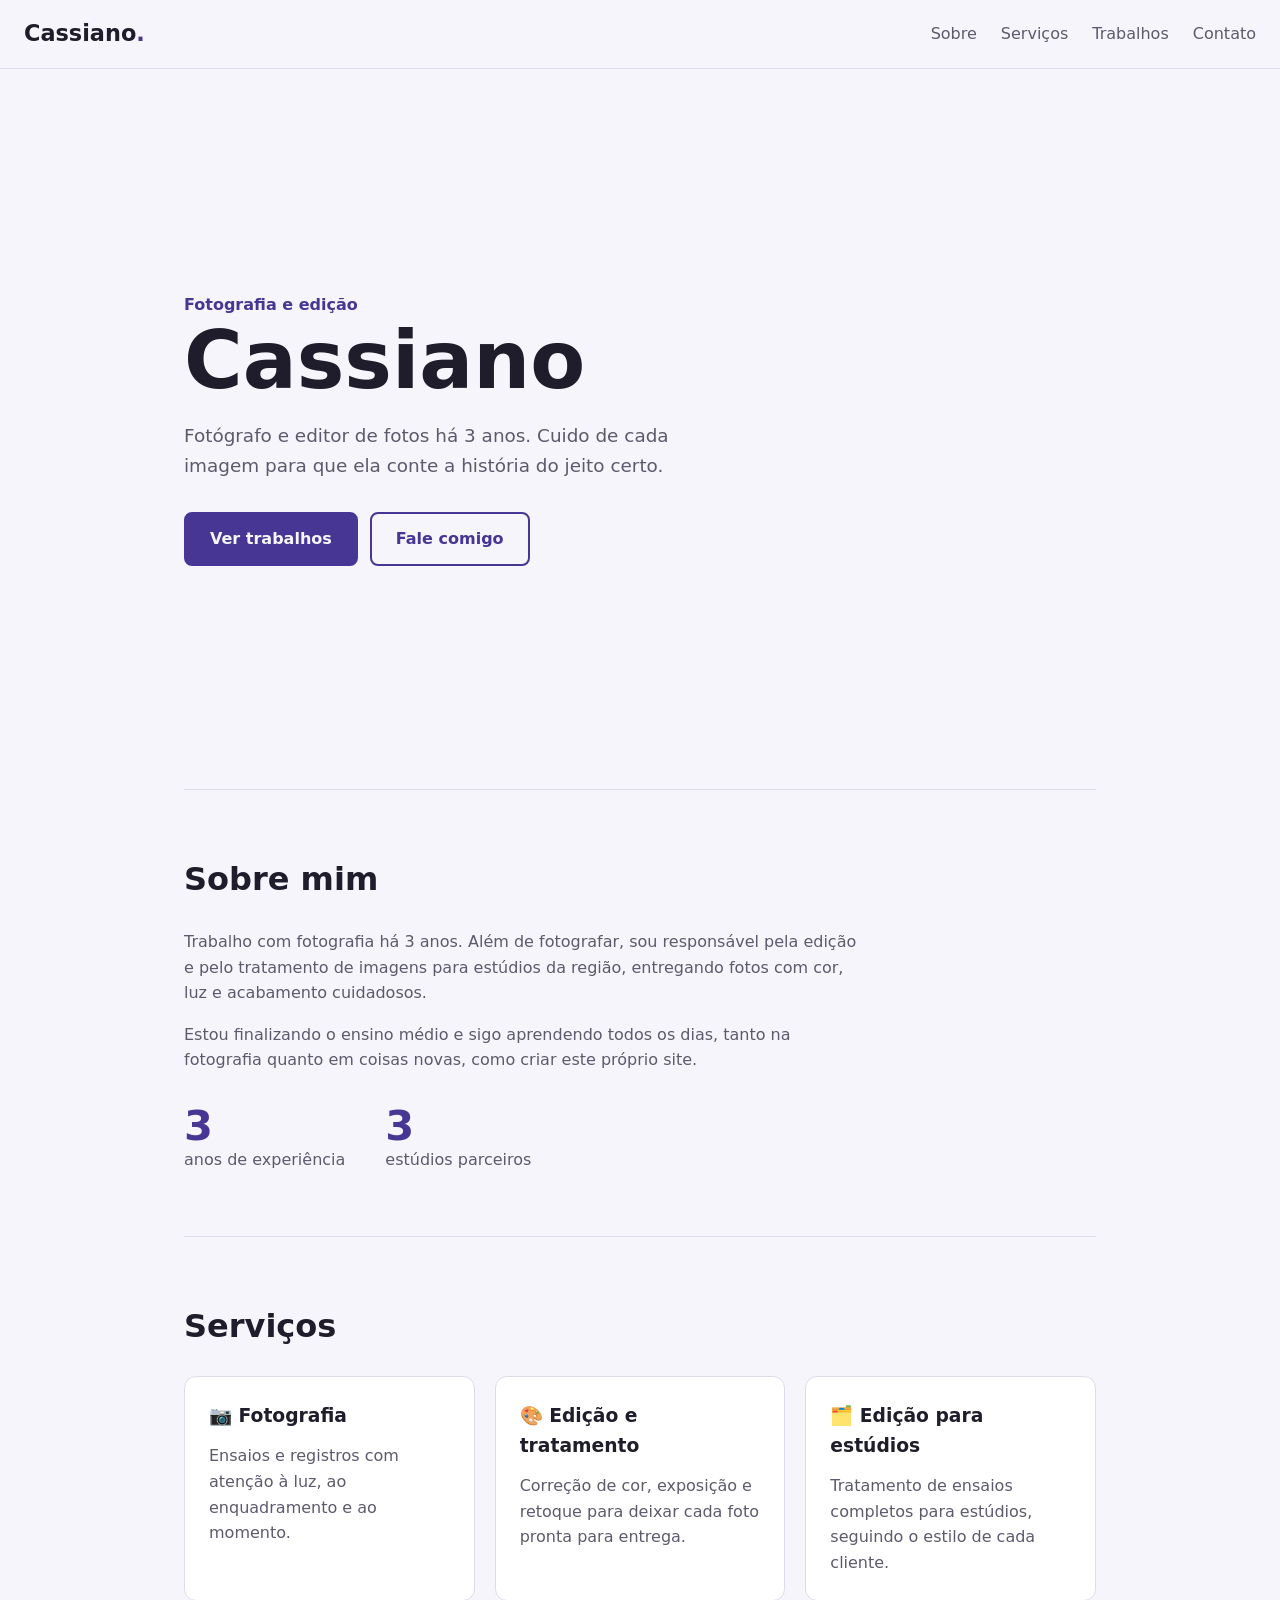
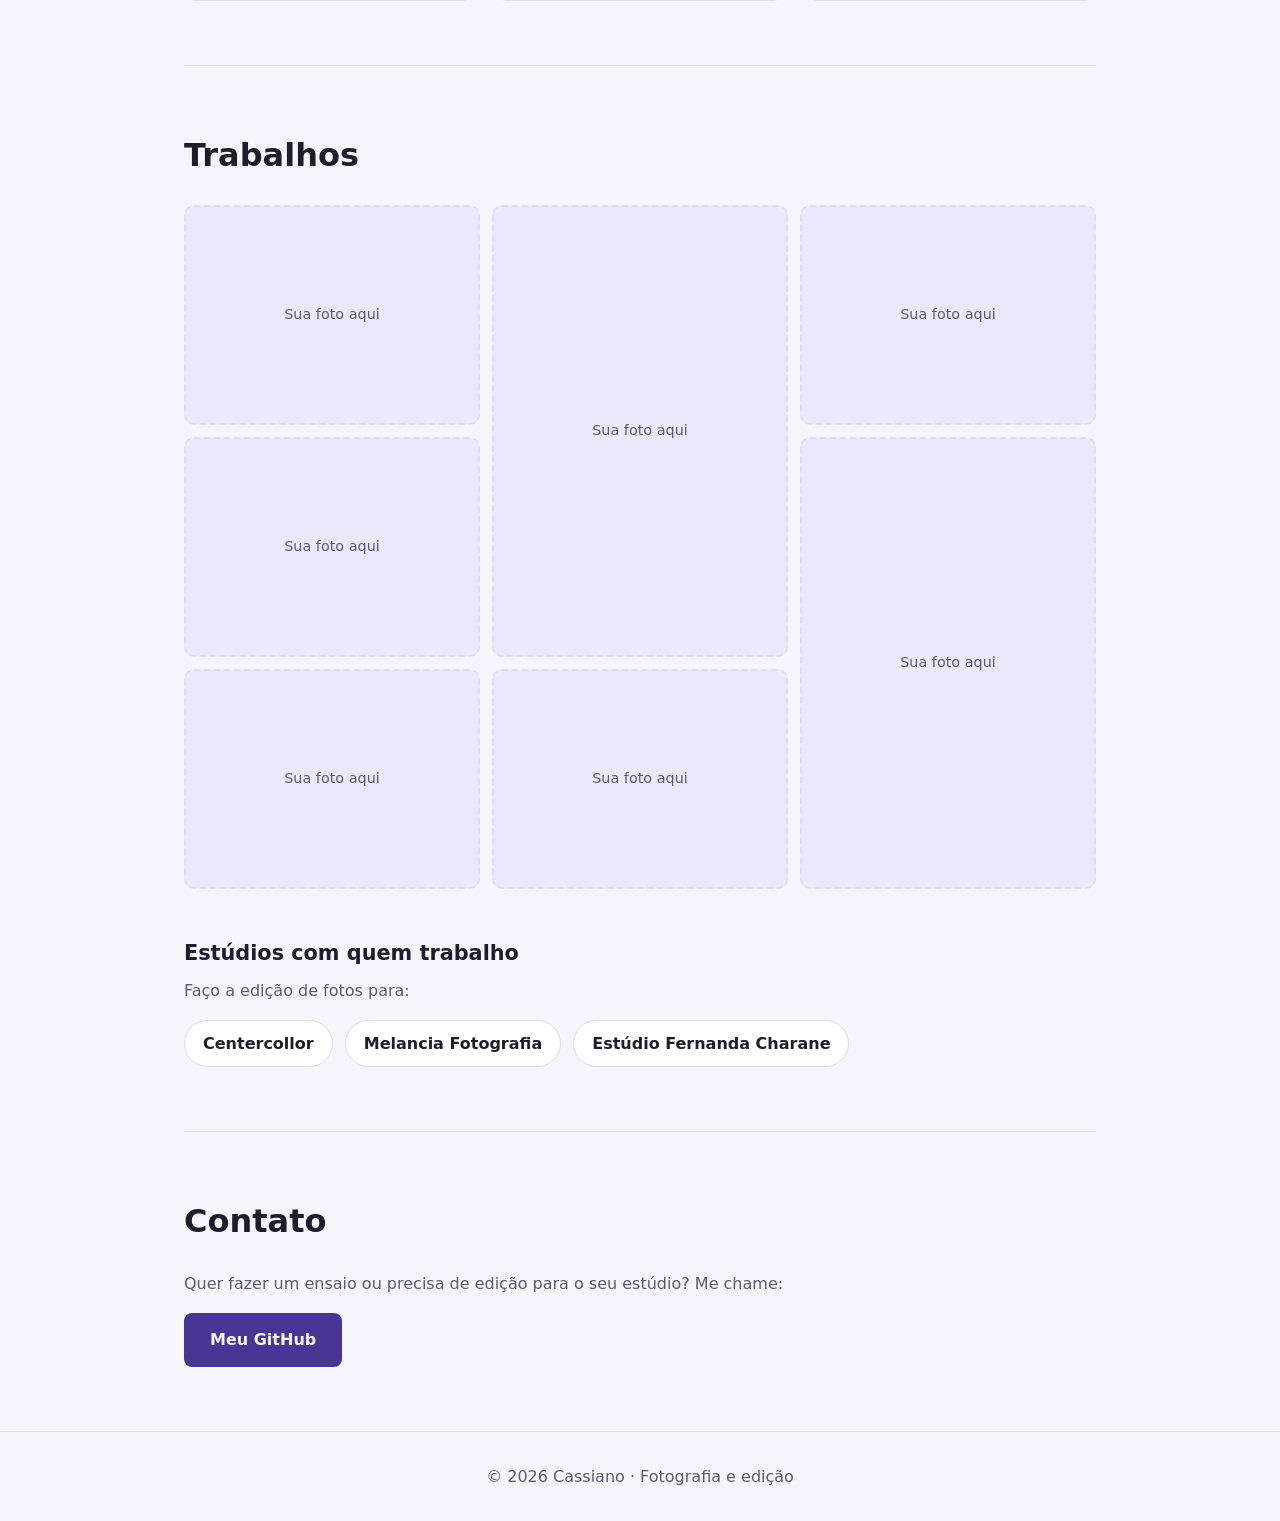
<file: index.html>
<!DOCTYPE html>
<html lang="pt-BR">
<head>
    <!-- Configurações básicas da página -->
    <meta charset="UTF-8">
    <!-- Faz a página se adaptar à tela do celular -->
    <meta name="viewport" content="width=device-width, initial-scale=1.0">
    <title>Cassiano | Fotografia e Edição</title>
    <meta name="description" content="Cassiano: fotógrafo e editor de fotos com 3 anos de experiência.">
    <!-- Liga o arquivo de estilos (CSS) -->
    <link rel="stylesheet" href="style.css">
</head>
<body>

    <!-- ===== CABEÇALHO com o menu de navegação ===== -->
    <header class="topo">
        <a href="#inicio" class="logo">Cassiano<span>.</span></a>

        <!-- Botão que aparece só no celular para abrir o menu -->
        <button class="menu-botao" aria-label="Abrir menu" aria-expanded="false">☰</button>

        <nav class="menu">
            <a href="#sobre">Sobre</a>
            <a href="#servicos">Serviços</a>
            <a href="#trabalhos">Trabalhos</a>
            <a href="#contato">Contato</a>
        </nav>
    </header>

    <main>
        <!-- ===== INÍCIO: a primeira coisa que a pessoa vê ===== -->
        <section id="inicio" class="inicio">
            <p class="saudacao">Fotografia e edição</p>
            <h1>Cassiano</h1>
            <p class="frase">Fotógrafo e editor de fotos há 3 anos. Cuido de cada imagem para que ela conte a história do jeito certo.</p>
            <div class="botoes">
                <a href="#trabalhos" class="botao">Ver trabalhos</a>
                <a href="#contato" class="botao botao-contorno">Fale comigo</a>
            </div>
        </section>

        <!-- ===== SOBRE MIM ===== -->
        <section id="sobre" class="secao">
            <h2>Sobre mim</h2>
            <p>
                Trabalho com fotografia há 3 anos. Além de fotografar, sou
                responsável pela edição e pelo tratamento de imagens para
                estúdios da região, entregando fotos com cor, luz e
                acabamento cuidadosos.
            </p>
            <p>
                Estou finalizando o ensino médio e sigo aprendendo todos os
                dias, tanto na fotografia quanto em coisas novas, como criar
                este próprio site.
            </p>
            <!-- Números de destaque. Para mudar, edite o texto dentro de <strong> e <span> -->
            <div class="numeros">
                <div><strong>3</strong><span>anos de experiência</span></div>
                <div><strong>3</strong><span>estúdios parceiros</span></div>
            </div>
        </section>

        <!-- ===== SERVIÇOS ===== -->
        <section id="servicos" class="secao">
            <h2>Serviços</h2>
            <!-- Para adicionar um serviço, copie um <article> inteiro -->
            <div class="servicos">
                <article class="cartao">
                    <h3>📷 Fotografia</h3>
                    <p>Ensaios e registros com atenção à luz, ao enquadramento e ao momento.</p>
                </article>
                <article class="cartao">
                    <h3>🎨 Edição e tratamento</h3>
                    <p>Correção de cor, exposição e retoque para deixar cada foto pronta para entrega.</p>
                </article>
                <article class="cartao">
                    <h3>🗂️ Edição para estúdios</h3>
                    <p>Tratamento de ensaios completos para estúdios, seguindo o estilo de cada cliente.</p>
                </article>
            </div>
        </section>

        <!-- ===== TRABALHOS: galeria + estúdios ===== -->
        <section id="trabalhos" class="secao">
            <h2>Trabalhos</h2>

            <!--
                GALERIA DE FOTOS
                Hoje os quadrados são só espaços reservados.
                Para colocar uma foto sua:
                  1. Crie uma pasta chamada "fotos" no repositório e envie suas fotos para ela.
                  2. Troque um <div class="foto vazia">...</div> por:
                     <img class="foto" src="fotos/nome-da-foto.jpg" alt="Descreva a foto aqui">
                Dica: use fotos em .jpg com até uns 1500px de largura para o site carregar rápido.
            -->
            <div class="galeria">
                <div class="foto vazia">Sua foto aqui</div>
                <div class="foto vazia alta">Sua foto aqui</div>
                <div class="foto vazia">Sua foto aqui</div>
                <div class="foto vazia">Sua foto aqui</div>
                <div class="foto vazia alta">Sua foto aqui</div>
                <div class="foto vazia">Sua foto aqui</div>
                <div class="foto vazia">Sua foto aqui</div>
            </div>

            <h3 class="subtitulo">Estúdios com quem trabalho</h3>
            <p>Faço a edição de fotos para:</p>
            <ul class="clientes">
                <li>Centercollor</li>
                <li>Melancia Fotografia</li>
                <li>Estúdio Fernanda Charane</li>
            </ul>
        </section>

        <!-- ===== CONTATO ===== -->
        <!--
            Dica de segurança: evite colocar telefone ou endereço pessoal em sites públicos.
            Se quiser, coloque o link do seu Instagram profissional copiando a linha do GitHub
            e trocando o endereço, por exemplo: https://instagram.com/seu_usuario
        -->
        <section id="contato" class="secao">
            <h2>Contato</h2>
            <p>Quer fazer um ensaio ou precisa de edição para o seu estúdio? Me chame:</p>
            <div class="botoes">
                <a href="https://github.com/cassianoba112-web" class="botao" target="_blank" rel="noopener">Meu GitHub</a>
            </div>
        </section>
    </main>

    <!-- ===== RODAPÉ ===== -->
    <footer class="rodape">
        <!-- O ano é preenchido automaticamente pelo JavaScript -->
        <p>© <span id="ano"></span> Cassiano · Fotografia e edição</p>
    </footer>

    <!-- Liga o arquivo de JavaScript (fica no fim para a página carregar primeiro) -->
    <script src="script.js"></script>
</body>
</html>
</file>
<file: style.css>
/* =========================================================
   CORES DO SITE
   Troque os valores aqui e o site inteiro muda de cor.
   ========================================================= */
:root {
    --fundo: #f6f5fb;
    --fundo-cartao: #ffffff;
    --texto: #1f1d2b;
    --texto-suave: #5d5a6e;
    --destaque: #473694;      /* o roxo da sua primeira atividade */
    --destaque-claro: #ece8fb;
    --borda: #dedbea;
}

/* Modo escuro: usado automaticamente quando o celular/PC está no tema escuro */
@media (prefers-color-scheme: dark) {
    :root {
        --fundo: #14131b;
        --fundo-cartao: #1e1c28;
        --texto: #eeedf5;
        --texto-suave: #a9a6bb;
        --destaque: #a594f9;
        --destaque-claro: #2a2540;
        --borda: #2f2c3d;
    }
}

/* =========================================================
   BASE
   ========================================================= */
* {
    box-sizing: border-box; /* largura inclui padding e borda */
    margin: 0;
    padding: 0;
}

html {
    scroll-behavior: smooth; /* rolagem suave ao clicar no menu */
}

body {
    font-family: system-ui, -apple-system, "Segoe UI", Roboto, sans-serif;
    background-color: var(--fundo);
    color: var(--texto);
    line-height: 1.6;
}

a {
    color: var(--destaque);
}

/* =========================================================
   CABEÇALHO E MENU
   ========================================================= */
.topo {
    position: sticky; /* fica preso no topo ao rolar */
    top: 0;
    z-index: 10;
    display: flex;
    justify-content: space-between;
    align-items: center;
    padding: 16px 24px;
    background-color: var(--fundo);
    border-bottom: 1px solid var(--borda);
}

.logo {
    font-size: 1.4rem;
    font-weight: 800;
    color: var(--texto);
    text-decoration: none;
}

.logo span {
    color: var(--destaque);
}

.menu {
    display: flex;
    gap: 24px;
}

.menu a {
    color: var(--texto-suave);
    text-decoration: none;
    font-weight: 500;
}

.menu a:hover {
    color: var(--destaque);
}

/* O botão ☰ fica escondido no computador */
.menu-botao {
    display: none;
    background: none;
    border: none;
    font-size: 1.6rem;
    color: var(--texto);
    cursor: pointer;
}

/* =========================================================
   SEÇÕES
   ========================================================= */
main {
    max-width: 960px;  /* o conteúdo não fica largo demais */
    margin: 0 auto;    /* centraliza */
    padding: 0 24px;
}

.inicio {
    min-height: 80vh;
    display: flex;
    flex-direction: column;
    justify-content: center;
}

.saudacao {
    color: var(--destaque);
    font-weight: 600;
}

.inicio h1 {
    font-size: clamp(3rem, 10vw, 5rem); /* tamanho muda conforme a tela */
    line-height: 1.1;
}

.frase {
    max-width: 560px;
    margin: 16px 0 32px;
    font-size: 1.15rem;
    color: var(--texto-suave);
}

.secao {
    padding: 64px 0;
    border-top: 1px solid var(--borda);
}

.secao h2 {
    font-size: 2rem;
    margin-bottom: 24px;
}

.secao p {
    max-width: 680px;
    margin-bottom: 16px;
    color: var(--texto-suave);
}

/* =========================================================
   BOTÕES
   ========================================================= */
.botoes {
    display: flex;
    flex-wrap: wrap;
    gap: 12px;
}

.botao {
    display: inline-block;
    padding: 12px 24px;
    border-radius: 8px;
    background-color: var(--destaque);
    color: var(--fundo);
    font-weight: 600;
    text-decoration: none;
    border: 2px solid var(--destaque);
    transition: transform 0.2s;
}

.botao:hover {
    transform: translateY(-2px); /* sobe um pouquinho ao passar o mouse */
}

.botao-contorno {
    background-color: transparent;
    color: var(--destaque);
}

/* =========================================================
   NÚMEROS DE DESTAQUE (na seção Sobre)
   ========================================================= */
.numeros {
    display: flex;
    flex-wrap: wrap;
    gap: 40px;
    margin-top: 32px;
}

.numeros strong {
    display: block;
    font-size: 2.6rem;
    line-height: 1;
    color: var(--destaque);
}

.numeros span {
    color: var(--texto-suave);
}

/* =========================================================
   SERVIÇOS
   grid + auto-fit: os cartões se reorganizam sozinhos
   (3 colunas no PC, 1 no celular)
   ========================================================= */
.servicos {
    display: grid;
    grid-template-columns: repeat(auto-fit, minmax(240px, 1fr));
    gap: 20px;
}

/* =========================================================
   GALERIA DE FOTOS
   ========================================================= */
.galeria {
    display: grid;
    grid-template-columns: repeat(auto-fill, minmax(220px, 1fr));
    grid-auto-rows: 220px;
    grid-auto-flow: dense; /* encaixa as fotos nos espaços vazios */
    gap: 12px;
    margin-bottom: 48px;
}

.foto {
    width: 100%;
    height: 100%;
    object-fit: cover; /* a foto preenche o quadro sem distorcer */
    border-radius: 10px;
}

/* Fotos verticais: ocupam duas linhas de altura */
.foto.alta {
    grid-row: span 2;
}

/* Quadro vazio (espaço reservado até você colocar a foto) */
.foto.vazia {
    display: flex;
    align-items: center;
    justify-content: center;
    background-color: var(--destaque-claro);
    border: 2px dashed var(--borda);
    color: var(--texto-suave);
    font-size: 0.9rem;
}

/* =========================================================
   ESTÚDIOS PARCEIROS
   ========================================================= */
.subtitulo {
    font-size: 1.3rem;
    margin-bottom: 8px;
}

.clientes {
    list-style: none;
    display: flex;
    flex-wrap: wrap;
    gap: 12px;
}

.clientes li {
    padding: 10px 18px;
    background-color: var(--fundo-cartao);
    border: 1px solid var(--borda);
    border-radius: 999px; /* deixa as pontas bem redondas */
    font-weight: 600;
}

.cartao {
    display: flex;
    flex-direction: column;
    gap: 12px;
    padding: 24px;
    background-color: var(--fundo-cartao);
    border: 1px solid var(--borda);
    border-radius: 12px;
    transition: border-color 0.2s, transform 0.2s;
}

.cartao:hover {
    border-color: var(--destaque);
    transform: translateY(-4px);
}

.cartao p {
    margin: 0;
}

/* =========================================================
   RODAPÉ
   ========================================================= */
.rodape {
    text-align: center;
    padding: 32px 24px;
    color: var(--texto-suave);
    border-top: 1px solid var(--borda);
}

/* =========================================================
   CELULAR (telas com até 640px de largura)
   ========================================================= */
@media (max-width: 640px) {
    .topo {
        padding: 14px 16px;
    }

    main {
        padding: 0 16px;
    }

    .menu-botao {
        display: block;
    }

    /* O menu vira uma lista que abre embaixo do cabeçalho */
    .menu {
        display: none;
        position: absolute;
        top: 100%;
        left: 0;
        right: 0;
        flex-direction: column;
        gap: 0;
        background-color: var(--fundo);
        border-bottom: 1px solid var(--borda);
    }

    .menu a {
        padding: 14px 16px;
    }

    /* Classe colocada pelo JavaScript quando o botão é clicado */
    .menu.aberto {
        display: flex;
    }
}
</file>
